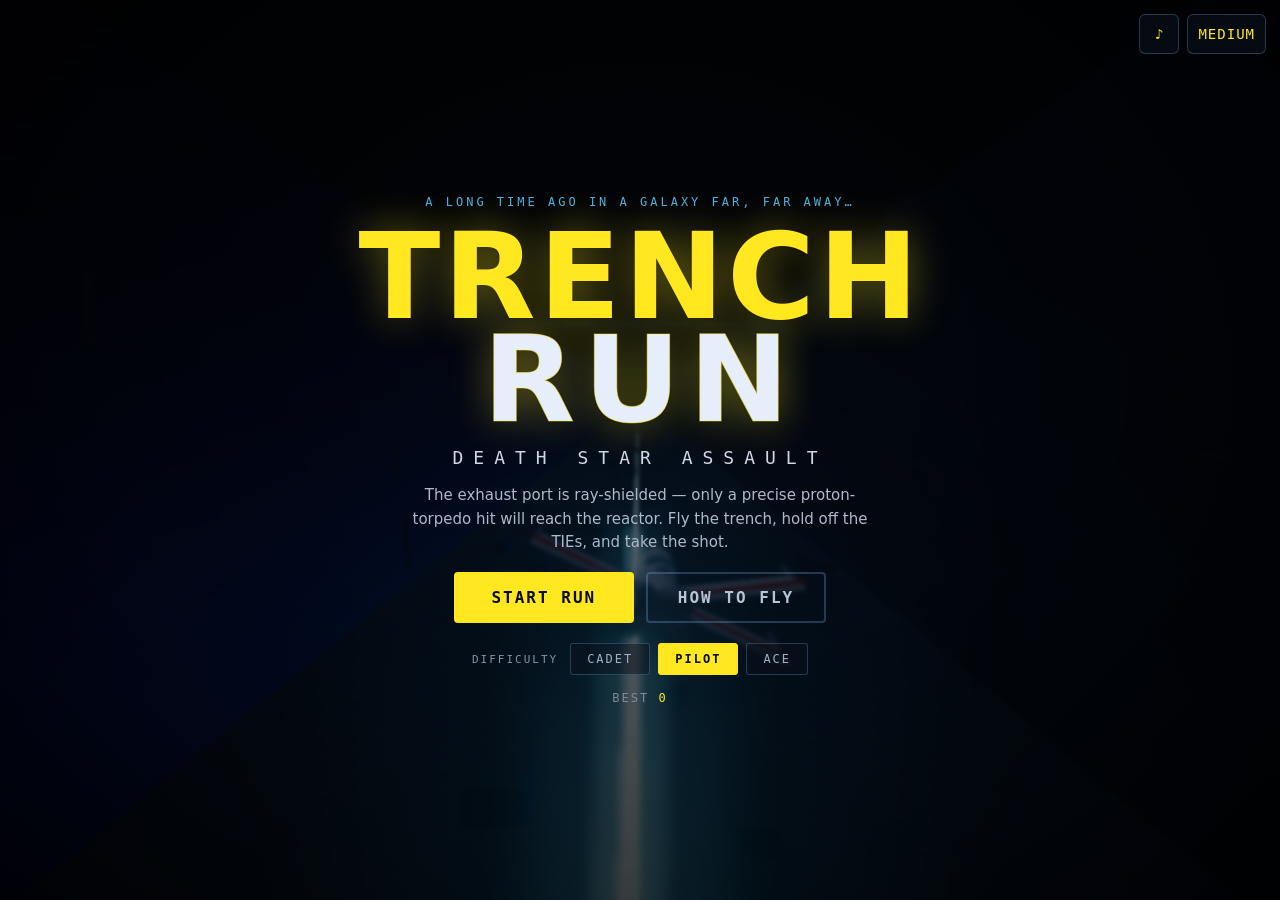
<file: index.html>
<!DOCTYPE html>
<html lang="en">
<head>
<meta charset="UTF-8" />
<meta name="viewport" content="width=device-width, initial-scale=1.0, viewport-fit=cover" />
<meta name="theme-color" content="#000000" />
<meta name="description" content="Trench Run — a real-time 3D Star Wars-inspired X-wing trench-run shooter. Dogfight TIE fighters, dodge the trench, and torpedo the exhaust port." />
<title>TRENCH RUN — Death Star Assault</title>
<link rel="stylesheet" href="styles.css" />
<link rel="icon" href="data:image/svg+xml,%3Csvg xmlns='http://www.w3.org/2000/svg' viewBox='0 0 100 100'%3E%3Ccircle cx='50' cy='50' r='46' fill='%23000' stroke='%23ffe81f' stroke-width='4'/%3E%3Ccircle cx='66' cy='38' r='12' fill='none' stroke='%23ffe81f' stroke-width='3'/%3E%3C/svg%3E" />
<script type="importmap">
{
  "imports": {
    "three": "./vendor/three/three.module.min.js",
    "three/addons/": "./vendor/three/addons/"
  }
}
</script>
</head>
<body>
  <div id="stage">
    <canvas id="scene"></canvas>
    <canvas id="hud"></canvas>

    <!-- Static HUD frame (HTML/CSS) -->
    <div id="frame" class="hidden" aria-hidden="true">
      <div class="corner tl">
        <div class="gauge">
          <span class="glabel">HULL</span>
          <div class="meter"><i id="hull-fill"></i></div>
        </div>
        <div class="gauge">
          <span class="glabel">SHIELDS</span>
          <div class="meter shield"><i id="shield-fill"></i></div>
        </div>
      </div>

      <div class="corner tr">
        <div class="readout"><span class="rlabel">SCORE</span><span id="score" class="rval">0</span></div>
        <div class="readout"><span class="rlabel">TIE KILLS</span><span id="kills" class="rval">0</span></div>
      </div>

      <div class="corner bl">
        <div class="throttle">
          <span class="glabel">THROTTLE</span>
          <div class="tbar"><i id="throttle-fill"></i></div>
        </div>
        <div class="throttle">
          <span class="glabel">BOOST</span>
          <div class="tbar"><i id="energy-fill"></i></div>
        </div>
      </div>

      <div class="corner br">
        <div class="approach">
          <span class="glabel">APPROACH TO PORT</span>
          <div class="tbar"><i id="dist-fill"></i></div>
        </div>
      </div>

      <div id="banner" class="banner"></div>
      <div id="lock-status" class="lock-status hidden">TORPEDO LOCK</div>
    </div>

    <!-- Touch controls -->
    <div id="touch" class="hidden">
      <div id="stick-zone"><div id="stick-base"><div id="stick-knob"></div></div></div>
      <button id="boost-btn" class="tbtn" aria-label="Boost">BOOST</button>
      <button id="torp-btn" class="tbtn torp hidden" aria-label="Fire torpedo">TORPEDO</button>
    </div>

    <!-- Menus -->
    <div id="overlay" class="overlay">
      <div id="loading" class="screen">
        <div class="spinner"></div>
        <p class="loading-txt">CALIBRATING TARGETING COMPUTER…</p>
      </div>

      <div id="title" class="screen hidden">
        <div class="crawl">A LONG TIME AGO IN A GALAXY FAR, FAR AWAY…</div>
        <h1 class="logo">TRENCH<span>RUN</span></h1>
        <p class="tagline">DEATH STAR ASSAULT</p>
        <p class="brief">The exhaust port is ray-shielded — only a precise proton-torpedo hit will reach the reactor. Fly the trench, hold off the TIEs, and take the shot.</p>
        <div class="menu-buttons">
          <button id="play-btn" class="btn primary">START RUN</button>
          <button id="how-btn" class="btn ghost">HOW TO FLY</button>
        </div>
        <div class="diff-row" role="group" aria-label="Difficulty">
          <span class="diff-label">DIFFICULTY</span>
          <button class="diff" data-diff="cadet">CADET</button>
          <button class="diff sel" data-diff="pilot">PILOT</button>
          <button class="diff" data-diff="ace">ACE</button>
        </div>
        <div class="best-line">BEST <span id="title-best">0</span></div>
      </div>

      <div id="howto" class="screen hidden">
        <h2 class="panel-title">FLIGHT MANUAL</h2>
        <div class="manual">
          <div class="mrow"><span class="mkeys"><kbd>W</kbd><kbd>A</kbd><kbd>S</kbd><kbd>D</kbd> / <kbd>◄►▲▼</kbd> / mouse</span><span>steer &amp; bank through the trench</span></div>
          <div class="mrow"><span class="mkeys"><kbd>Space</kbd> / mouse / <kbd>L</kbd></span><span>fire quad lasers</span></div>
          <div class="mrow"><span class="mkeys"><kbd>Shift</kbd></span><span>engine boost</span></div>
          <div class="mrow"><span class="mkeys"><kbd>F</kbd> / <kbd>Space</kbd></span><span>fire proton torpedo (finale)</span></div>
          <div class="mrow"><span class="mkeys"><kbd>P</kbd> / <kbd>Esc</kbd></span><span>pause</span></div>
          <div class="mrow touch-only"><span class="mkeys">left stick</span><span>steer · lasers auto-fire</span></div>
        </div>
        <p class="hint-lock">Keep an enemy centered to build a <b>target lock</b>; the lead pip shows where to shoot. At the port, hold your aim until <b>TORPEDO LOCK</b>, then fire.</p>
        <button id="how-back" class="btn primary">GOT IT</button>
      </div>

      <div id="pause" class="screen hidden">
        <h2 class="panel-title">PAUSED</h2>
        <button id="resume-btn" class="btn primary">RESUME</button>
        <button id="abort-btn" class="btn ghost">ABORT TO MENU</button>
      </div>

      <div id="result" class="screen hidden">
        <h2 id="result-title" class="panel-title">DIRECT HIT</h2>
        <p id="result-msg" class="brief"></p>
        <div class="stat-grid">
          <div><span id="r-score">0</span><label>SCORE</label></div>
          <div><span id="r-kills">0</span><label>TIE KILLS</label></div>
          <div><span id="r-best">0</span><label>BEST</label></div>
        </div>
        <div class="menu-buttons">
          <button id="again-btn" class="btn primary">FLY AGAIN</button>
          <button id="menu-btn" class="btn ghost">MAIN MENU</button>
        </div>
      </div>
    </div>

    <!-- Top-right utilities -->
    <div id="util">
      <button id="sound-btn" class="ubtn" aria-label="Sound on" aria-pressed="false" title="Sound">♪</button>
      <button id="quality-btn" class="ubtn" aria-label="Graphics quality" title="Graphics quality">HIGH</button>
      <button id="pause-btn" class="ubtn hidden" aria-label="Pause" title="Pause">⏸</button>
    </div>
  </div>

  <noscript><p style="color:#fff;text-align:center;margin-top:2em">This game requires JavaScript and WebGL.</p></noscript>
  <script type="module" src="./src/main.js"></script>
</body>
</html>
</file>
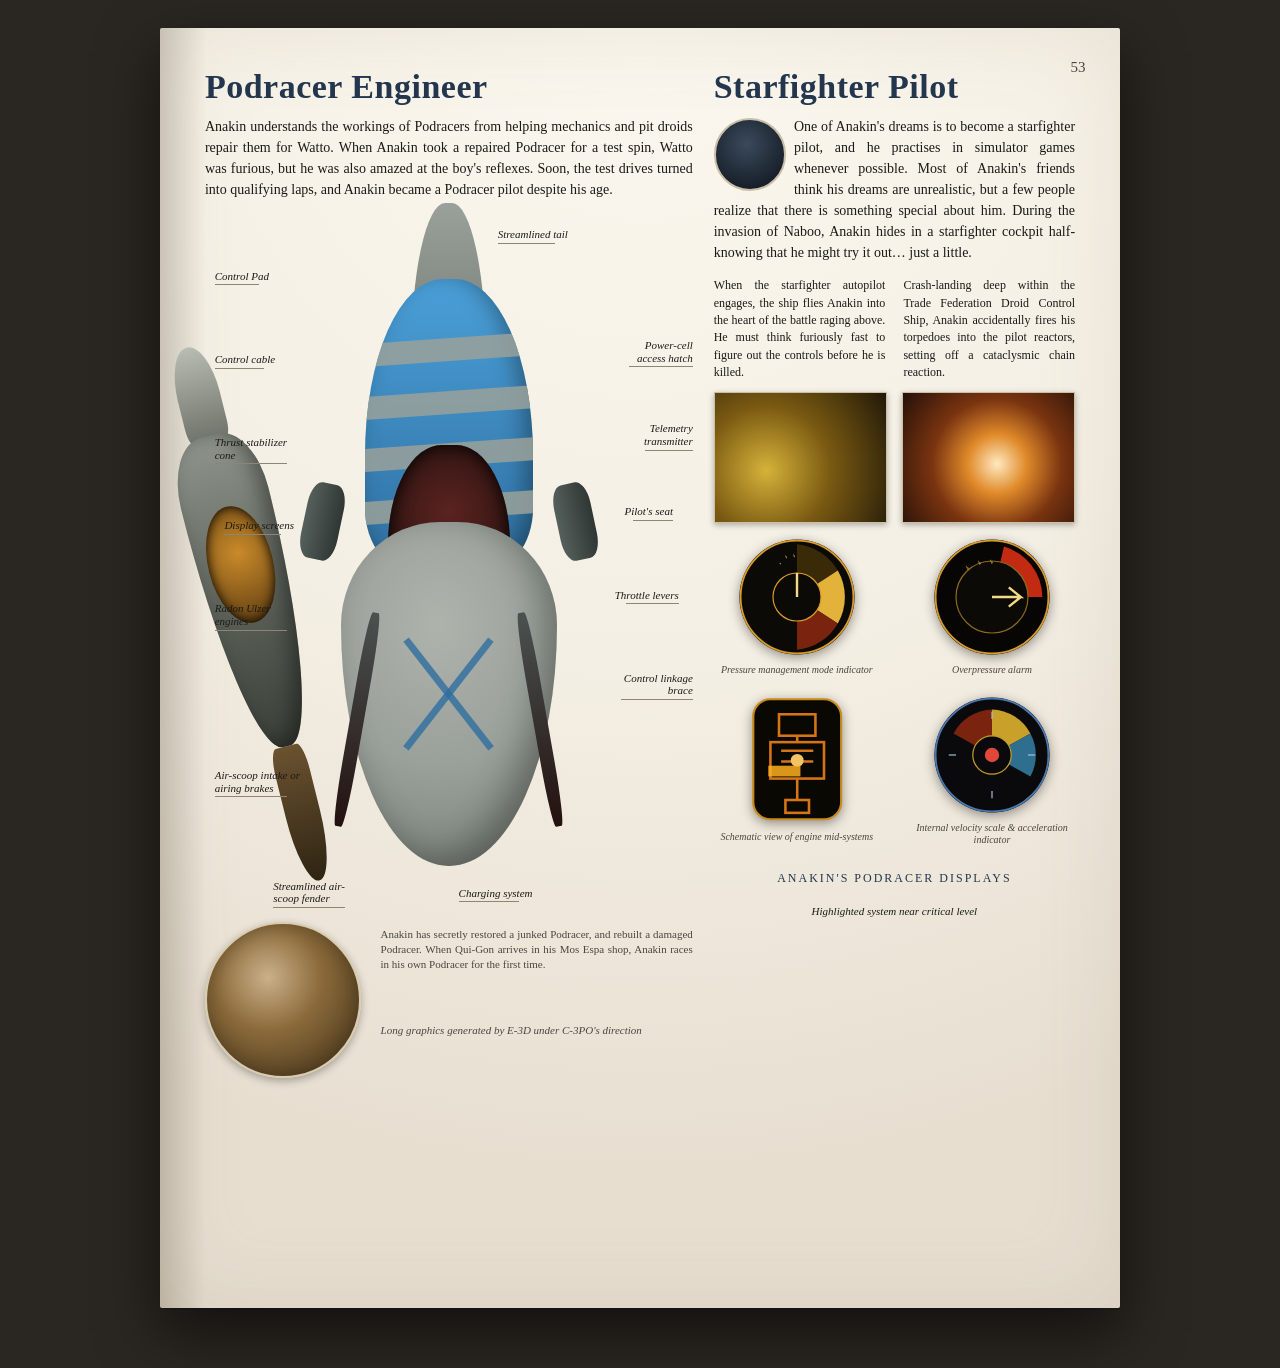
<file: dictionary.html>
<!DOCTYPE html>
<html lang="en">
<head>
<meta charset="UTF-8" />
<meta name="viewport" content="width=device-width, initial-scale=1.0" />
<title>Podracer Engineer &amp; Starfighter Pilot — Page 53</title>
<link rel="stylesheet" href="dictionary.css" />
</head>
<body>
<div class="book">
  <article class="page" aria-label="Visual dictionary page 53: Podracer Engineer and Starfighter Pilot">

    <!-- ============ LEFT / CENTRE : PODRACER ENGINEER ============ -->
    <section class="col col-left">

      <h1 class="section-title">Podracer Engineer</h1>
      <p class="intro">
        Anakin understands the workings of Podracers from helping mechanics
        and pit droids repair them for Watto. When Anakin took a repaired
        Podracer for a test spin, Watto was furious, but he was also amazed
        at the boy's reflexes. Soon, the test drives turned into qualifying
        laps, and Anakin became a Podracer pilot despite his age.
      </p>

      <!-- The big cockpit + engine illustration -->
      <div class="pod-stage">

        <!-- Engine pod on the far left -->
        <div class="engine" aria-hidden="true">
          <div class="engine-cone"></div>
          <div class="engine-body"></div>
          <div class="engine-intake"></div>
          <div class="engine-tail"></div>
        </div>

        <!-- The pilot cockpit / pod -->
        <div class="pod" aria-hidden="true">
          <div class="pod-tail"></div>
          <div class="pod-canopy">
            <span class="stripe s1"></span>
            <span class="stripe s2"></span>
            <span class="stripe s3"></span>
            <span class="stripe s4"></span>
          </div>
          <div class="pod-cockpit"></div>
          <div class="pod-hull">
            <span class="cross"></span>
          </div>
          <div class="wing wing-l"></div>
          <div class="wing wing-r"></div>
          <div class="brace brace-l"></div>
          <div class="brace brace-r"></div>
        </div>

        <!-- Leader-line labels around the pod -->
        <span class="label lbl-tail"      style="--x:60%;--y:2%;">Streamlined tail</span>
        <span class="label lbl-hatch"     style="--x:84%;--y:18%;">Power-cell access hatch</span>
        <span class="label lbl-telemetry" style="--x:88%;--y:30%;">Telemetry transmitter</span>
        <span class="label lbl-seat"      style="--x:86%;--y:42%;">Pilot's seat</span>
        <span class="label lbl-throttle"  style="--x:84%;--y:54%;">Throttle levers</span>
        <span class="label lbl-brace"     style="--x:82%;--y:66%;">Control linkage brace</span>
        <span class="label lbl-screens"   style="--x:4%;--y:44%;">Display screens</span>
        <span class="label lbl-pad"       style="--x:2%;--y:8%;">Control Pad</span>
        <span class="label lbl-cable"     style="--x:2%;--y:20%;">Control cable</span>
        <span class="label lbl-thrust"    style="--x:2%;--y:32%;">Thrust stabilizer cone</span>
        <span class="label lbl-radon"     style="--x:2%;--y:56%;">Radon Ulzer engines</span>
        <span class="label lbl-scoop"     style="--x:2%;--y:80%;">Air-scoop intake or airing brakes</span>
        <span class="label lbl-fender"    style="--x:14%;--y:96%;">Streamlined air-scoop fender</span>
        <span class="label lbl-charge"    style="--x:52%;--y:97%;">Charging system</span>
      </div>

      <!-- small round photo + captions at foot of column -->
      <div class="foot-notes">
        <figure class="round-photo">
          <div class="photo ph-race"></div>
        </figure>
        <p class="caption cap-1">
          Anakin has secretly restored a junked Podracer, and rebuilt a
          damaged Podracer. When Qui-Gon arrives in his Mos Espa shop,
          Anakin races in his own Podracer for the first time.
        </p>
        <p class="caption cap-2">
          <em>Long graphics generated by E-3D under C-3PO's direction</em>
        </p>
      </div>
    </section>

    <!-- ============ RIGHT : STARFIGHTER PILOT ============ -->
    <section class="col col-right">

      <h1 class="section-title">Starfighter Pilot</h1>
      <div class="drop-photo"></div>
      <p class="intro">
        One of Anakin's dreams is to become a starfighter pilot, and he
        practises in simulator games whenever possible. Most of Anakin's
        friends think his dreams are unrealistic, but a few people realize
        that there is something special about him. During the invasion of
        Naboo, Anakin hides in a starfighter cockpit half-knowing that he
        might try it out&hellip; just a little.
      </p>

      <div class="two-up">
        <p class="body">
          When the starfighter autopilot engages, the ship flies Anakin into
          the heart of the battle raging above. He must think furiously fast
          to figure out the controls before he is killed.
        </p>
        <p class="body">
          Crash-landing deep within the Trade Federation Droid Control Ship,
          Anakin accidentally fires his torpedoes into the pilot reactors,
          setting off a cataclysmic chain reaction.
        </p>
      </div>

      <div class="film-strip">
        <div class="film ph-battle"></div>
        <div class="film ph-explode"></div>
      </div>

      <!-- ANAKIN'S PODRACER DISPLAYS -->
      <div class="displays">

        <!-- Pressure management / mode indicator -->
        <figure class="gauge">
          <svg viewBox="0 0 100 100" role="img" aria-label="Pressure management mode indicator">
            <circle cx="50" cy="50" r="48" fill="#0c0a06"/>
            <circle cx="50" cy="50" r="47" fill="none" stroke="#d99b2b" stroke-width="1.5"/>
            <path d="M50 50 L50 6 A44 44 0 0 1 84 28 Z" fill="#3a2a08"/>
            <path d="M50 50 L84 28 A44 44 0 0 1 84 72 Z" fill="#e2b23a"/>
            <path d="M50 50 L84 72 A44 44 0 0 1 50 94 Z" fill="#7a2410"/>
            <circle cx="50" cy="50" r="20" fill="#0c0a06" stroke="#d99b2b" stroke-width="1"/>
            <g fill="#e2b23a" font-family="monospace" font-size="7">
              <text x="34" y="24">·</text>
              <text x="40" y="20">ᔉ</text>
              <text x="47" y="19">ᔉ</text>
            </g>
            <path d="M50 50 L50 30" stroke="#f4d98a" stroke-width="2"/>
          </svg>
          <figcaption>Pressure management mode indicator</figcaption>
        </figure>

        <!-- Overpressure alarm -->
        <figure class="gauge">
          <svg viewBox="0 0 100 100" role="img" aria-label="Overpressure alarm">
            <circle cx="50" cy="50" r="48" fill="#080604"/>
            <circle cx="50" cy="50" r="47" fill="none" stroke="#d99b2b" stroke-width="1.5"/>
            <path d="M50 50 L60 8 A44 44 0 0 1 92 50 Z" fill="#c22a12"/>
            <circle cx="50" cy="50" r="30" fill="#0c0a06" stroke="#8a6a1e" stroke-width="1"/>
            <path d="M50 50 L74 50 L64 42 M74 50 L64 58" stroke="#f4d98a" stroke-width="2" fill="none"/>
            <g fill="#e2b23a" font-family="monospace" font-size="8">
              <text x="28" y="30">ᔉ</text><text x="38" y="26">ᔉ</text><text x="48" y="25">ᔉ</text>
            </g>
          </svg>
          <figcaption>Overpressure alarm</figcaption>
        </figure>

        <!-- Schematic view of engine mid-systems -->
        <figure class="gauge schematic">
          <svg viewBox="0 0 90 120" role="img" aria-label="Schematic view of engine mid-systems">
            <rect x="4" y="4" width="82" height="112" rx="16" fill="#0a0803" stroke="#c98a1e" stroke-width="2"/>
            <g stroke="#e07b1a" stroke-width="2.4" fill="none" opacity="0.95">
              <rect x="28" y="18" width="34" height="20"/>
              <rect x="20" y="44" width="50" height="34"/>
              <line x1="45" y1="38" x2="45" y2="44"/>
              <line x1="30" y1="52" x2="60" y2="52"/>
              <line x1="30" y1="62" x2="60" y2="62"/>
              <line x1="45" y1="78" x2="45" y2="98"/>
              <rect x="34" y="98" width="22" height="12"/>
              <circle cx="45" cy="61" r="6" fill="#ffcf6b" stroke="none"/>
            </g>
            <rect x="18" y="66" width="30" height="10" fill="#ffb020" opacity="0.85"/>
          </svg>
          <figcaption>Schematic view of engine mid-systems</figcaption>
        </figure>

        <!-- Internal velocity / acceleration gauge -->
        <figure class="gauge">
          <svg viewBox="0 0 100 100" role="img" aria-label="Internal velocity scale and acceleration indicator">
            <circle cx="50" cy="50" r="48" fill="#0a0a0c"/>
            <circle cx="50" cy="50" r="47" fill="none" stroke="#4a78b0" stroke-width="1.5"/>
            <path d="M50 50 L18 32 A38 38 0 0 1 50 12 Z" fill="#7a2410"/>
            <path d="M50 50 L50 12 A38 38 0 0 1 82 32 Z" fill="#c9a02a"/>
            <path d="M50 50 L82 32 A38 38 0 0 1 82 68 Z" fill="#2e6f8f"/>
            <circle cx="50" cy="50" r="16" fill="#0a0a0c" stroke="#c9a02a" stroke-width="1"/>
            <circle cx="50" cy="50" r="6" fill="#e0483a"/>
            <g stroke="#9fbfd8" stroke-width="1">
              <line x1="50" y1="14" x2="50" y2="20"/>
              <line x1="86" y1="50" x2="80" y2="50"/>
              <line x1="50" y1="86" x2="50" y2="80"/>
              <line x1="14" y1="50" x2="20" y2="50"/>
            </g>
          </svg>
          <figcaption>Internal velocity scale &amp; acceleration indicator</figcaption>
        </figure>

        <p class="displays-title">Anakin's Podracer Displays</p>
        <span class="label disp-critical">Highlighted system near critical level</span>
      </div>
    </section>

    <span class="folio">53</span>
  </article>
</div>
</body>
</html>
</file>
<file: styles.css>
:root{
  --gold:#ffe81f;
  --gold-dim:#b8a615;
  --red:#ff3b30;
  --amber:#ff9d2f;
  --blue:#5cd0ff;
  --green:#57ff8f;
  --ink:#05070d;
  --panel:rgba(8,13,22,0.78);
  --panel-brd:rgba(120,180,240,0.28);
  --hud-font:"Segoe UI",Roboto,system-ui,-apple-system,sans-serif;
  --mono:"SFMono-Regular",Consolas,"Roboto Mono",monospace;
}

*{box-sizing:border-box;-webkit-tap-highlight-color:transparent;}
html,body{margin:0;padding:0;height:100%;width:100%;background:#000;color:#e7eefb;font-family:var(--hud-font);overflow:hidden;overscroll-behavior:none;}

#stage{position:fixed;inset:0;background:#000;}
canvas#scene{position:absolute;inset:0;width:100%;height:100%;display:block;touch-action:none;}
canvas#hud{position:absolute;inset:0;width:100%;height:100%;display:block;pointer-events:none;z-index:2;}
.hidden{display:none !important;}

/* ============ HUD FRAME ============ */
#frame{position:absolute;inset:0;z-index:3;pointer-events:none;
  padding:max(16px,env(safe-area-inset-top)) max(18px,env(safe-area-inset-right)) max(16px,env(safe-area-inset-bottom)) max(18px,env(safe-area-inset-left));
  font-family:var(--mono);text-transform:uppercase;}
.corner{position:absolute;display:flex;flex-direction:column;gap:10px;}
.corner.tl{top:max(16px,env(safe-area-inset-top));left:max(18px,env(safe-area-inset-left));}
.corner.tr{top:max(16px,env(safe-area-inset-top));right:max(74px,calc(env(safe-area-inset-right) + 74px));align-items:flex-end;}
.corner.bl{bottom:max(16px,env(safe-area-inset-bottom));left:max(18px,env(safe-area-inset-left));}
.corner.br{bottom:max(16px,env(safe-area-inset-bottom));right:max(18px,env(safe-area-inset-right));align-items:flex-end;}

.gauge,.throttle,.approach{display:flex;flex-direction:column;gap:5px;}
.glabel{font-size:10px;letter-spacing:2.5px;color:var(--blue);opacity:.85;}
.meter{width:190px;height:11px;border:1px solid var(--panel-brd);background:rgba(4,8,14,.6);
  clip-path:polygon(0 0,100% 0,100% 100%,6px 100%,0 calc(100% - 6px));overflow:hidden;}
.meter i{display:block;height:100%;width:100%;transform-origin:left;
  background:linear-gradient(90deg,#ff5a3c,#ffb03a);transition:transform .18s ease, background .3s;}
.meter.shield i{background:linear-gradient(90deg,#2ea6ff,#8fe0ff);}
.tbar{width:150px;height:9px;border:1px solid var(--panel-brd);background:rgba(4,8,14,.6);overflow:hidden;}
.tbar i{display:block;height:100%;width:100%;transform:scaleX(0);transform-origin:left;background:linear-gradient(90deg,var(--gold-dim),var(--gold));transition:transform .12s linear;}
.approach .tbar i{background:linear-gradient(90deg,#2ea6ff,#bfe9ff);transform:scaleX(0);}
#energy-fill{background:linear-gradient(90deg,#39c2ff,#8fe0ff);}

.readout{display:flex;flex-direction:column;align-items:flex-end;gap:2px;margin-bottom:6px;}
.rlabel{font-size:10px;letter-spacing:2.5px;color:var(--blue);opacity:.8;}
.rval{font-size:26px;letter-spacing:1px;color:var(--gold);line-height:1;font-variant-numeric:tabular-nums;
  text-shadow:0 0 14px rgba(255,232,31,.45);}

.banner{position:absolute;top:16%;left:50%;transform:translateX(-50%);text-align:center;
  font-size:clamp(16px,4vw,30px);letter-spacing:6px;color:var(--gold);font-weight:700;
  text-shadow:0 0 20px rgba(255,232,31,.6),0 2px 6px #000;opacity:0;transition:opacity .25s;pointer-events:none;white-space:nowrap;}
.banner.show{opacity:1;}
.banner.warn{color:var(--red);text-shadow:0 0 20px rgba(255,59,48,.7),0 2px 6px #000;}
.lock-status{position:absolute;top:calc(50% + 92px);left:50%;transform:translateX(-50%);
  color:var(--amber);font-size:14px;letter-spacing:4px;font-family:var(--mono);animation:blink .7s steps(2) infinite;}
.lock-status.locked{color:var(--red);animation:none;}
@keyframes blink{50%{opacity:.25}}

/* ============ TOUCH ============ */
#touch{position:absolute;inset:0;z-index:4;pointer-events:none;}
#stick-zone{position:absolute;left:max(0px,env(safe-area-inset-left));bottom:max(8px,env(safe-area-inset-bottom));width:45%;height:60%;pointer-events:auto;touch-action:none;}
#stick-base{position:absolute;width:118px;height:118px;border-radius:50%;
  border:1.5px solid rgba(120,180,240,.35);background:radial-gradient(circle,rgba(20,30,45,.4),rgba(8,12,20,.15));
  opacity:0;transition:opacity .15s;pointer-events:none;}
#stick-knob{position:absolute;left:50%;top:50%;width:52px;height:52px;margin:-26px 0 0 -26px;border-radius:50%;
  border:1.5px solid var(--gold);background:radial-gradient(circle,rgba(255,232,31,.3),rgba(255,232,31,.05));}
#stick-base.active{opacity:1;}
.tbtn{position:absolute;pointer-events:auto;font-family:var(--mono);font-weight:800;letter-spacing:2px;
  border-radius:50%;border:2px solid var(--blue);color:#dff3ff;background:radial-gradient(circle at 50% 38%,rgba(60,160,220,.3),rgba(20,40,60,.12));
  user-select:none;}
#boost-btn{right:max(22px,env(safe-area-inset-right));bottom:calc(max(26px,env(safe-area-inset-bottom)) + 96px);width:78px;height:78px;font-size:12px;}
#torp-btn{right:max(22px,env(safe-area-inset-right));bottom:max(26px,env(safe-area-inset-bottom));width:104px;height:104px;font-size:14px;
  border-color:var(--red);color:#ffd7d4;background:radial-gradient(circle at 50% 38%,rgba(255,59,48,.34),rgba(255,59,48,.1));}
.tbtn:active{transform:scale(.94);filter:brightness(1.3);}

/* ============ OVERLAY / MENUS ============ */
.overlay{position:absolute;inset:0;z-index:6;display:flex;align-items:flex-start;justify-content:center;
  text-align:center;padding:24px;overflow-y:auto;-webkit-overflow-scrolling:touch;touch-action:pan-y;
  background:radial-gradient(ellipse at 50% 42%,rgba(4,8,16,.55),rgba(0,0,0,.86));backdrop-filter:blur(2px);}
.screen{max-width:600px;width:100%;margin:auto 0;display:flex;flex-direction:column;align-items:center;gap:16px;animation:rise .45s cubic-bezier(.2,.7,.3,1);}
@keyframes rise{from{opacity:0;transform:translateY(14px)}to{opacity:1;transform:none}}

.spinner{width:44px;height:44px;border-radius:50%;border:3px solid rgba(255,232,31,.2);border-top-color:var(--gold);animation:spin 1s linear infinite;}
@keyframes spin{to{transform:rotate(360deg)}}
.loading-txt{font-family:var(--mono);letter-spacing:3px;color:var(--blue);font-size:12px;}

.crawl{color:var(--blue);font-size:clamp(9px,2.4vw,12px);letter-spacing:3px;opacity:.85;font-family:var(--mono);}
.logo{margin:0;font-weight:900;line-height:.86;letter-spacing:3px;color:var(--gold);
  font-size:clamp(52px,16vw,120px);text-shadow:0 0 40px rgba(255,232,31,.4),0 0 2px #000;display:flex;flex-direction:column;}
.logo span{color:#e7eefb;-webkit-text-stroke:1px rgba(255,232,31,.5);letter-spacing:8px;}
.tagline{margin:0;letter-spacing:10px;font-size:clamp(12px,3.4vw,18px);color:#cfd8e6;font-family:var(--mono);}
.brief{font-size:clamp(13px,3.4vw,15px);line-height:1.55;color:#aeb9c9;max-width:460px;margin:0;}
.brief b{color:#e7eefb;}
.panel-title{margin:0;color:var(--gold);font-size:clamp(26px,8vw,46px);letter-spacing:4px;text-shadow:0 0 18px rgba(255,232,31,.4);}
#result-title.fail{color:var(--red);text-shadow:0 0 18px rgba(255,59,48,.5);}

.menu-buttons{display:flex;gap:12px;flex-wrap:wrap;justify-content:center;margin-top:2px;}
.btn{pointer-events:auto;cursor:pointer;font-family:var(--mono);font-weight:800;letter-spacing:2px;font-size:clamp(14px,3.6vw,16px);
  padding:14px 30px;border-radius:4px;border:2px solid var(--gold);background:transparent;color:var(--gold);
  transition:transform .08s,background .15s,color .15s,box-shadow .15s;min-width:180px;}
.btn:hover,.btn:focus-visible{background:var(--gold);color:#0a0a0a;box-shadow:0 0 26px rgba(255,232,31,.45);outline:none;}
.btn:active{transform:scale(.96);}
.btn.primary{background:var(--gold);color:#0a0a0a;}
.btn.primary:hover{box-shadow:0 0 30px rgba(255,232,31,.6);}
.btn.ghost{border-color:var(--panel-brd);color:#b7c4d6;}
.btn.ghost:hover{background:rgba(120,180,240,.12);color:#eaf2ff;box-shadow:none;}

.diff-row{display:flex;align-items:center;gap:8px;flex-wrap:wrap;justify-content:center;margin-top:4px;}
.diff-label{font-family:var(--mono);font-size:11px;letter-spacing:2px;color:#8794a6;margin-right:4px;}
.diff{pointer-events:auto;cursor:pointer;font-family:var(--mono);font-size:12px;letter-spacing:2px;padding:8px 16px;border-radius:3px;
  border:1px solid var(--panel-brd);background:rgba(10,16,26,.5);color:#9fb0c4;transition:all .15s;}
.diff:hover{color:#eaf2ff;border-color:var(--blue);}
.diff.sel{background:var(--gold);border-color:var(--gold);color:#0a0a0a;font-weight:800;}
.best-line{font-family:var(--mono);font-size:12px;letter-spacing:2px;color:#7d8a9c;}
.best-line span{color:var(--gold);}

.manual{display:flex;flex-direction:column;gap:10px;width:100%;max-width:480px;font-family:var(--mono);}
.mrow{display:flex;justify-content:space-between;gap:14px;align-items:center;font-size:13px;color:#c3cede;
  border-bottom:1px solid rgba(120,180,240,.12);padding-bottom:9px;text-align:left;}
.mkeys{display:flex;gap:5px;align-items:center;flex-wrap:wrap;color:#8794a6;font-size:12px;}
kbd{background:#141b29;border:1px solid #2c3a52;border-bottom-width:2px;border-radius:4px;padding:2px 7px;color:#cdd7e6;font-size:11px;font-family:var(--mono);}
.hint-lock{font-size:12px;color:#93a1b5;max-width:460px;line-height:1.5;}
.hint-lock b{color:var(--amber);}

.stat-grid{display:flex;gap:26px;justify-content:center;margin:4px 0;font-family:var(--mono);}
.stat-grid div{display:flex;flex-direction:column;gap:2px;}
.stat-grid span{color:var(--gold);font-size:clamp(24px,7vw,34px);font-weight:800;font-variant-numeric:tabular-nums;}
.stat-grid label{font-size:10px;letter-spacing:2px;color:#8794a6;}

/* ============ UTIL BUTTONS ============ */
#util{position:absolute;top:max(14px,env(safe-area-inset-top));right:max(14px,env(safe-area-inset-right));display:flex;gap:8px;z-index:7;}
.ubtn{pointer-events:auto;cursor:pointer;height:40px;min-width:40px;padding:0 10px;border-radius:6px;border:1px solid var(--panel-brd);
  background:var(--panel);color:var(--gold);font-size:14px;font-family:var(--mono);letter-spacing:1px;display:flex;align-items:center;justify-content:center;}
.ubtn:hover{border-color:var(--blue);}
.ubtn.off{color:#5a6678;}

.touch-only{display:none;}
@media (pointer:coarse){.touch-only{display:flex;}}
@media (min-width:820px) and (pointer:fine){#touch{display:none !important;}}

@media (max-height:470px){
  .overlay{padding:12px;}
  .screen{gap:9px;}
  .logo{font-size:clamp(40px,11vw,64px);}
  .brief{font-size:12px;line-height:1.4;}
  .btn{padding:10px 24px;}
}
@media (prefers-reduced-motion:reduce){
  .screen{animation:none;}
  .lock-status{animation:none;}
  .btn{transition:none;}
}
</file>
<file: dictionary.css>
/* ============================================================
   Podracer Engineer / Starfighter Pilot — page 53
   A DK-style "Incredible Cross-Sections" visual-dictionary page,
   recreated in HTML + CSS.
   ============================================================ */

:root {
  --paper:      #f4efe4;
  --paper-edge: #e7ded0;
  --ink:        #1c1a17;
  --ink-soft:   #4a463f;
  --rule:       #8d8676;
  --title:      #23364e;   /* deep teal-navy heading */
  --pod-blue:   #4a9fd8;
  --pod-blue-d: #2f6fa0;
  --pod-grey:   #9aa19a;
  --pod-grey-d: #6d746d;
  --amber:      #e2b23a;
}

* { box-sizing: border-box; }

html, body {
  margin: 0;
  background: #2a2621;
  font-family: "Palatino Linotype", Palatino, "Book Antiqua", Georgia, serif;
  color: var(--ink);
}

.book {
  display: flex;
  justify-content: center;
  padding: 28px 16px 60px;
}

/* ---- the physical page ------------------------------------ */
.page {
  position: relative;
  width: min(960px, 96vw);
  aspect-ratio: 3 / 4;
  background:
    radial-gradient(120% 90% at 50% 0%, #fbf7ee 0%, var(--paper) 55%, var(--paper-edge) 100%);
  box-shadow:
    0 2px 0 rgba(0,0,0,.15),
    0 24px 60px rgba(0,0,0,.55),
    inset 0 0 90px rgba(120,105,80,.12);
  padding: 3.4% 3.6%;
  display: grid;
  grid-template-columns: 1.35fr 1fr;
  gap: 2.4%;
  overflow: hidden;
  border-radius: 2px;
}
/* faint centre-gutter shadow like a bound spine on the left edge */
.page::before {
  content: "";
  position: absolute;
  left: 0; top: 0; bottom: 0;
  width: 46px;
  background: linear-gradient(90deg, rgba(60,48,30,.20), transparent);
  pointer-events: none;
}

.col { position: relative; min-width: 0; }

/* ---- headings & type -------------------------------------- */
.section-title {
  font-family: "Trajan Pro", "Optima", "Palatino Linotype", Georgia, serif;
  color: var(--title);
  font-weight: 600;
  letter-spacing: .5px;
  font-size: clamp(20px, 3.4vw, 34px);
  margin: 0 0 .35em;
  line-height: 1;
}

.intro {
  font-size: clamp(10px, 1.35vw, 14px);
  line-height: 1.5;
  margin: 0 0 1em;
  text-align: justify;
  color: var(--ink);
}
.intro::first-letter { /* subtle emphasis */ }

.body {
  font-size: clamp(9px, 1.15vw, 12px);
  line-height: 1.45;
  text-align: justify;
  margin: 0;
}
.two-up {
  display: grid;
  grid-template-columns: 1fr 1fr;
  gap: 5%;
  margin: 0 0 3%;
}

.caption {
  font-size: clamp(8px, 1.05vw, 11px);
  line-height: 1.4;
  color: var(--ink-soft);
  text-align: justify;
  margin: .4em 0 0;
}
.caption em { font-style: italic; }

/* ============================================================
   PODRACER — CSS illustration of Anakin's pod cockpit
   ============================================================ */
.pod-stage {
  position: relative;
  height: 58%;
  margin: 2% 0 3%;
}

/* --- the pilot pod (blue nose + grey hull) --- */
.pod {
  position: absolute;
  left: 26%; top: 2%;
  width: 48%; height: 92%;
}
.pod-tail {
  position: absolute; left: 34%; top: -4%;
  width: 32%; height: 30%;
  background: linear-gradient(180deg, var(--pod-grey) 0%, var(--pod-grey-d) 100%);
  border-radius: 50% 50% 40% 40% / 90% 90% 20% 20%;
}
.pod-canopy {
  position: absolute; left: 14%; top: 8%;
  width: 72%; height: 46%;
  background: linear-gradient(180deg, var(--pod-blue) 0%, var(--pod-blue-d) 100%);
  border-radius: 46% 46% 30% 30% / 60% 60% 22% 22%;
  overflow: hidden;
  box-shadow: inset -8px -6px 22px rgba(0,0,0,.35);
}
.pod-canopy .stripe {
  position: absolute; left: -10%;
  width: 120%; height: 8%;
  background: var(--pod-grey);
  opacity: .85;
  transform: skewY(-4deg);
}
.stripe.s1 { top: 20%; }
.stripe.s2 { top: 38%; }
.stripe.s3 { top: 56%; }
.stripe.s4 { top: 74%; }

.pod-cockpit {
  position: absolute; left: 24%; top: 34%;
  width: 52%; height: 26%;
  background: radial-gradient(circle at 50% 40%, #5a2320 0%, #2c1310 70%, #180a09 100%);
  border-radius: 44% 44% 20% 20% / 60% 60% 30% 30%;
  box-shadow: inset 0 0 18px #000;
}
.pod-hull {
  position: absolute; left: 4%; top: 46%;
  width: 92%; height: 54%;
  background:
    radial-gradient(120% 90% at 45% 30%, #aeb3ac 0%, var(--pod-grey) 45%, var(--pod-grey-d) 100%);
  border-radius: 46% 46% 50% 50% / 30% 30% 70% 70%;
  box-shadow: inset -14px -10px 34px rgba(0,0,0,.30);
}
.pod-hull .cross {
  position: absolute; left: 30%; top: 30%;
  width: 40%; height: 40%;
}
.pod-hull .cross::before,
.pod-hull .cross::after {
  content: ""; position: absolute; left: 46%; top: 0;
  width: 8%; height: 100%;
  background: var(--pod-blue-d);
  opacity: .8;
}
.pod-hull .cross::before { transform: rotate(38deg); }
.pod-hull .cross::after  { transform: rotate(-38deg); }

.wing {
  position: absolute; top: 40%;
  width: 16%; height: 12%;
  background: linear-gradient(90deg, #55605c, #2f3634);
  border-radius: 30%;
}
.wing-l { left: -12%; transform: rotate(12deg); }
.wing-r { right: -12%; transform: rotate(-12deg); }
.brace {
  position: absolute; bottom: 6%;
  width: 6%; height: 34%;
  background: linear-gradient(180deg, #4a5250, #23110f);
  border-radius: 30%;
}
.brace-l { left: 8%;  transform: rotate(10deg); }
.brace-r { right: 8%; transform: rotate(-10deg); }

/* --- engine pod on the far left --- */
.engine {
  position: absolute;
  left: -2%; top: 22%;
  width: 22%; height: 66%;
  transform: rotate(-14deg);
}
.engine-cone {
  position: absolute; left: 30%; top: -6%;
  width: 40%; height: 22%;
  background: linear-gradient(180deg, #b8bcb2, #6b7068);
  border-radius: 50% 50% 20% 20%;
}
.engine-body {
  position: absolute; left: 8%; top: 14%;
  width: 84%; height: 70%;
  background: linear-gradient(180deg, #8f958c 0%, #565c54 60%, #3a3f38 100%);
  border-radius: 40% 40% 46% 46% / 20% 20% 80% 80%;
  box-shadow: inset -8px -4px 20px rgba(0,0,0,.4);
}
.engine-intake {
  position: absolute; left: 20%; top: 30%;
  width: 60%; height: 26%;
  background: radial-gradient(circle at 50% 40%, #c98a2a, #5a3a10);
  border-radius: 50%;
  box-shadow: inset 0 0 12px #000;
}
.engine-tail {
  position: absolute; left: 34%; bottom: -14%;
  width: 32%; height: 30%;
  background: linear-gradient(180deg, #6b5230, #2e2413);
  border-radius: 20% 20% 50% 50%;
}

/* ============================================================
   LEADER-LINE LABELS
   ============================================================ */
.label {
  position: absolute;
  left: var(--x); top: var(--y);
  max-width: 16ch;
  font-family: Georgia, "Times New Roman", serif;
  font-style: italic;
  font-size: clamp(7px, .95vw, 11px);
  color: var(--ink);
  line-height: 1.15;
  z-index: 3;
}
/* thin connector rule under each label */
.label::after {
  content: "";
  position: absolute;
  bottom: -3px; left: 0;
  width: 82%; height: 1px;
  background: var(--rule);
}
.label.lbl-hatch, .label.lbl-telemetry, .label.lbl-seat,
.label.lbl-throttle, .label.lbl-brace {
  text-align: right;
}
.label.lbl-hatch::after, .label.lbl-telemetry::after, .label.lbl-seat::after,
.label.lbl-throttle::after, .label.lbl-brace::after {
  left: auto; right: 0;
}

/* ============================================================
   FOOT NOTES + ROUND PHOTO
   ============================================================ */
.foot-notes {
  position: relative;
  display: grid;
  grid-template-columns: 32% 1fr;
  gap: 4%;
  align-items: start;
}
.round-photo { margin: 0; grid-row: span 2; }
.photo {
  width: 100%; aspect-ratio: 1;
  border-radius: 50%;
  border: 2px solid #d8cbb0;
  box-shadow: 0 3px 8px rgba(0,0,0,.3), inset 0 0 20px rgba(0,0,0,.25);
}
.ph-race {
  background:
    radial-gradient(circle at 40% 35%, #cbb089 0%, #8a6a3a 40%, #3c2c16 100%),
    linear-gradient(180deg, #b89a63, #4a3620);
}
.cap-1 { grid-column: 2; }
.cap-2 { grid-column: 2; }

/* ============================================================
   STARFIGHTER column extras
   ============================================================ */
.drop-photo {
  float: left;
  width: 20%; aspect-ratio: 1;
  margin: 2px 8px 4px 0;
  border-radius: 50%;
  background: radial-gradient(circle at 45% 35%, #3a4a5c, #10161f 90%);
  border: 2px solid #c9bfa8;
}

.film-strip {
  display: grid;
  grid-template-columns: 1fr 1fr;
  gap: 4%;
  margin: 3% 0;
}
.film {
  aspect-ratio: 4 / 3;
  border: 1px solid #cbbfa4;
  box-shadow: 0 2px 6px rgba(0,0,0,.3);
}
.ph-battle {
  background:
    radial-gradient(circle at 30% 60%, #d6b23a, #7a5a12 45%, #201808 100%),
    linear-gradient(160deg, #2b2a26, #0c0b09);
}
.ph-explode {
  background:
    radial-gradient(circle at 55% 55%, #ffe9c0 0%, #e08a2a 25%, #7a3410 55%, #241008 100%);
}

/* ============================================================
   ANAKIN'S PODRACER DISPLAYS — the gauges
   ============================================================ */
.displays {
  position: relative;
  display: grid;
  grid-template-columns: 1fr 1fr;
  gap: 6% 8%;
  margin-top: 4%;
  align-items: start;
}
.gauge { margin: 0; text-align: center; }
.gauge svg {
  width: 74%;
  max-width: 120px;
  filter: drop-shadow(0 3px 6px rgba(0,0,0,.4));
}
.gauge.schematic svg { width: 58%; }
.gauge figcaption {
  font-family: Georgia, serif;
  font-style: italic;
  font-size: clamp(7px, .9vw, 10px);
  color: var(--ink-soft);
  margin-top: .3em;
  line-height: 1.2;
}
.displays-title {
  grid-column: 1 / -1;
  text-align: center;
  font-family: "Trajan Pro", Optima, Georgia, serif;
  letter-spacing: 2px;
  text-transform: uppercase;
  font-size: clamp(8px, 1.05vw, 12px);
  color: var(--title);
  margin: .4em 0 0;
}
.label.disp-critical {
  position: static;
  grid-column: 1 / -1;
  max-width: none;
  text-align: center;
}
.label.disp-critical::after { display: none; }

/* ---- page number ---- */
.folio {
  position: absolute;
  right: 3.6%; top: 2.4%;
  font-family: Georgia, serif;
  font-size: clamp(11px, 1.4vw, 15px);
  color: var(--ink-soft);
}

/* ============================================================
   Responsive: stack columns on narrow screens
   ============================================================ */
@media (max-width: 640px) {
  .page {
    aspect-ratio: auto;
    grid-template-columns: 1fr;
    gap: 24px;
  }
  .pod-stage { height: 320px; }
  .folio { top: 8px; right: 12px; }
}
</file>
